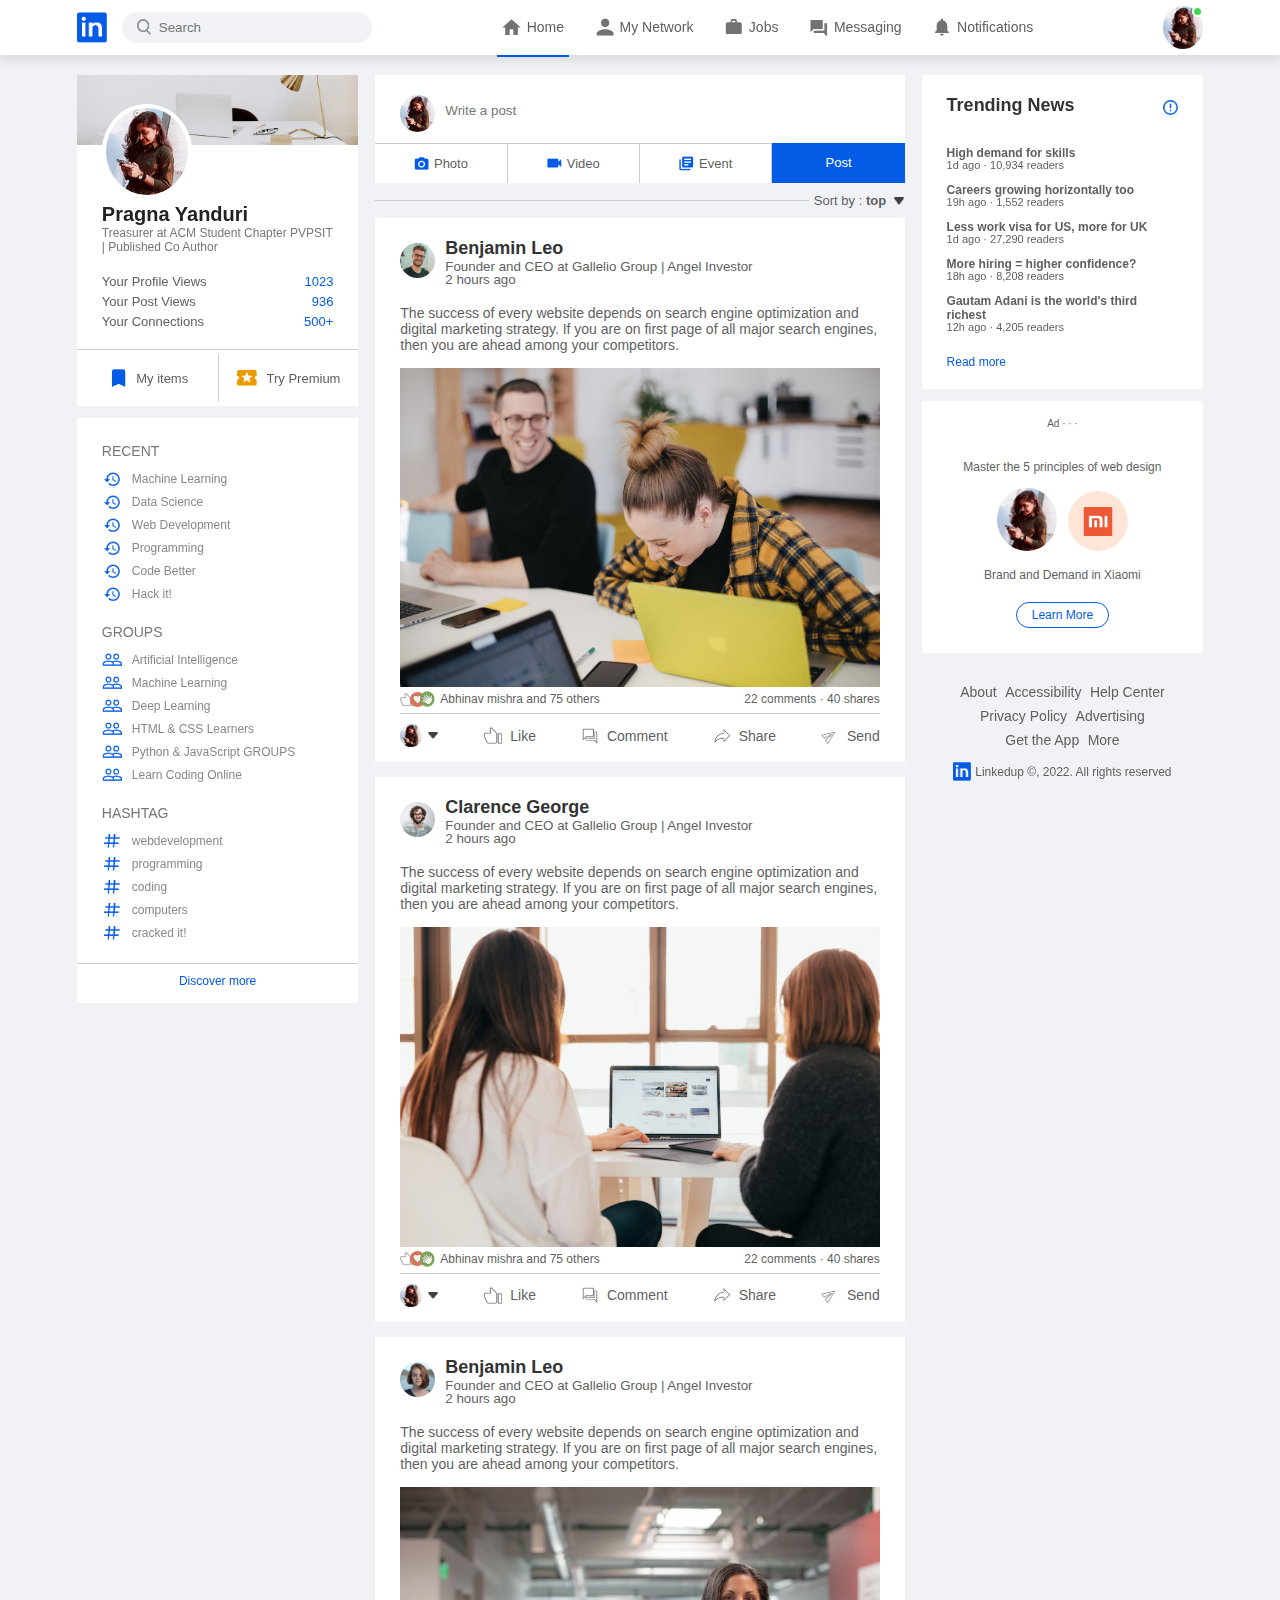
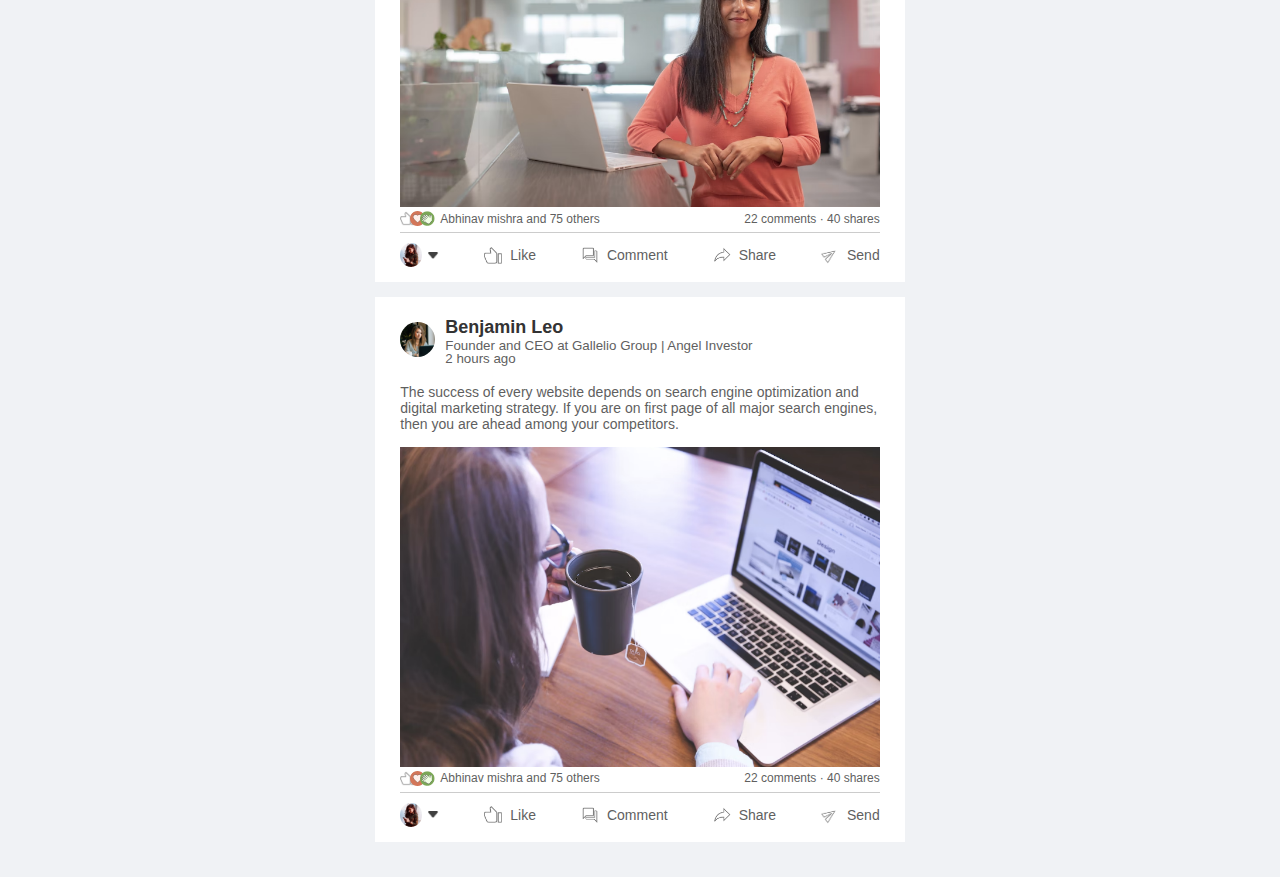
<file: index.html>
<!DOCTYPE html>
<html lang="en">
<head>
    <meta charset="UTF-8">
    <meta name="viewport" content="width=device-width, initial-scale=1.0">
    <title>LinkedIn Clone Portfolio Website</title>
    <link rel="stylesheet" href="style.css">
</head>
<body>

    <nav class="navbar">
        <div class = "navbar-left">
            <a href="index.html" class="logo"><img src="images/logo.png"></a>

            <div class="search-box">
                <img src="images/search.png">
                <input type="text" placeholder = "Search">
            </div>


        </div>
        <div class="navbar-center">
            <ul>
                <li><a href="#" class="active-link"><img src="images/home.png"> <span>Home</span></a></li>
                <li><a href="#"><img src="images/network.png"> <span>My Network</span></a></li>
                <li><a href="#"><img src="images/jobs.png"> <span>Jobs</span></a></li>
                <li><a href="#"><img src="images/message.png"> <span>Messaging</span></a></li>
                <li><a href="#"><img src="images/notification.png"> <span>Notifications</span></a></li>
            </ul>
        </div>

        <div class="navbar-right">
            <div class="online">
                <img src = "images/user-6.png" class="nav-profile-img" onclick="toggleMenu()">
            </div>
            
        </div>
<!-- ------------------------------profile-drop-down-menu------------------------ -->
<div class="profile-menu-wrap" id="profileMenu">
    <div class="profile-menu">
        <div class="user-info">
            <img src="images/user-6.png" >
            <div>
                <h3>Pragna Yanduri</h3>
                <a href="profile.html">See your profile</a>
            </div>
        </div>
        <hr>
        <a href="#" class="profile-menu-link">
            <img src="images/feedback.png" >
            <p>Give Feedback</p>
            <span>></span>
        </a>
        <a href="#" class="profile-menu-link">
            <img src="images/setting.png" >
            <p>Settings & Privacy</p>
            <span>></span>
        </a>
        <a href="#" class="profile-menu-link">
            <img src="images/help.png" >
            <p>Help & Support</p>
            <span>></span>
        </a>
        <a href="#" class="profile-menu-link">
            <img src="images/display.png" >
            <p>Display & Accessibility</p>
            <span>></span>
        </a>
        <a href="#" class="profile-menu-link">
            <img src="images/logout.png" >
            <p>Logout</p>
            <span>></span>
        </a>

    </div>

</div>
    </nav>

    <!-- --------- navbar close -------------*/ -->
    <div class="container">
        <!-- ----------------left-sidebar-------------- -->
        <div class="left-sidebar">
            <div class="sidebar-profile-box">
                <img src="images/cover.png" width="100%">
                <div class="sidebar-profile-info">
                    <img src="images/user-6.png">
                    <h1>Pragna Yanduri</h1>
                    <h3>Treasurer at ACM Student Chapter PVPSIT | Published Co Author</h3>
                    <ul>
                        <li>Your Profile Views <span>1023</span></li>
                        <li>Your Post Views <span>936</span></li>
                        <li>Your Connections <span>500+</span></li>
                    </ul>
                </div>
                <div class="sidebar-profile-link">
                    <a href="#"><img src="images/items.png">My items</a>
                    <a href="#"><img src="images/premium.png">Try Premium</a>

                </div>
            </div>
            <div class="sidebar-activity" id="sidebarActivity">
                <h3>RECENT</h3>
                <a href="#"><img src="images/recent.png" >Machine Learning</a>
                <a href="#"><img src="images/recent.png" >Data Science</a>
                <a href="#"><img src="images/recent.png" >Web Development</a>
                <a href="#"><img src="images/recent.png" >Programming</a>
                <a href="#"><img src="images/recent.png" >Code Better</a>
                <a href="#"><img src="images/recent.png" >Hack it!</a>
                <h3>GROUPS</h3>
                <a href="#"><img src="images/group.png" >Artificial Intelligence</a>
                <a href="#"><img src="images/group.png" >Machine Learning</a>
                <a href="#"><img src="images/group.png" >Deep Learning</a>
                <a href="#"><img src="images/group.png" >HTML & CSS Learners</a>
                <a href="#"><img src="images/group.png" >Python & JavaScript GROUPS</a>
                <a href="#"><img src="images/group.png" >Learn Coding Online</a>
                <h3>HASHTAG</h3>
                <a href="#"><img src="images/hashtag.png" >webdevelopment</a>
                <a href="#"><img src="images/hashtag.png" >programming</a>
                <a href="#"><img src="images/hashtag.png" >coding</a>
                <a href="#"><img src="images/hashtag.png" >computers</a>
                <a href="#"><img src="images/hashtag.png" >cracked it!</a>
                <div class="discover-more-link">
                    <a href="#">Discover more</a>
                </div>


            </div>
            <p id="showMoreLink" onclick="toggleActivity()">Show More
                <b>+</b>
            </p>
        </div>
        <!-- ----------------main-content-------------- -->
        <div class="main-content">
            <div class="create-post">
                <div class="create-post-input">
                    <img src="images/user-6.png">
                    <textarea  rows="2" placeholder="Write a post"></textarea>
                </div>
                <div class="create-post-links">
                    <li><img src="images/photo.png" >Photo</li>
                    <li><img src="images/video.png" >Video</li>
                    <li><img src="images/event.png" >Event</li>
                    <li>Post</li>
                </div>
            </div>
            <div class="sort-by">
                <hr>
                <p>Sort by : <span>top <img src="images/down-arrow.png" ></span></p>
            </div>

            <div class="post">
                <div class="post-author">
                    <img src="images/user-1.png" >
                    <div>
                        <h1>Benjamin Leo</h1>
                        <small>Founder and CEO at Gallelio Group | Angel Investor</small>
                        <small>2 hours ago</small>
                    </div>
                </div>
                <p>The success of every website depends on search engine optimization and 
                    digital marketing strategy. If you are on first page of all major search engines, 
                    then you are ahead among your competitors.</p>
                    <img src="images/post-image-1.png" width="100%" >

                    <div class="post-stats">
                        <div>
                            <img src="images/thumbsup.png" >
                            <img src="images/love.png" >
                            <img src="images/clap.png" >
                            <span class="liked-users">Abhinav mishra and 75 others</span>
                        </div>
                        <div>
                            <span>22 comments &middot; 40 shares</span>
                        </div>
                    </div>
                    <div class="post-activity">
                        <div>
                            <img src="images/user-6.png" class="post-activity-user-icon">
                            <img src="images/down-arrow.png" class="post-activity-arrow-icon">
                        </div>
                        <div class="post-activity-link">
                            <img src="images/like.png" >
                            <span>Like</span>
                        </div>
                        <div class="post-activity-link">
                            <img src="images/comment.png" >
                            <span>Comment</span>
                        </div>
                        <div class="post-activity-link">
                            <img src="images/share.png" >
                            <span>Share</span>
                        </div>
                        <div class="post-activity-link">
                            <img src="images/send.png" >
                            <span>Send</span>
                        </div>
                    </div>

            </div>

            <div class="post">
                <div class="post-author">
                    <img src="images/user-2.png" >
                    <div>
                        <h1>Clarence George</h1>
                        <small>Founder and CEO at Gallelio Group | Angel Investor</small>
                        <small>2 hours ago</small>
                    </div>
                </div>
                <p>The success of every website depends on search engine optimization and 
                    digital marketing strategy. If you are on first page of all major search engines, 
                    then you are ahead among your competitors.</p>
                    <img src="images/post-image-2.png" width="100%" >

                    <div class="post-stats">
                        <div>
                            <img src="images/thumbsup.png" >
                            <img src="images/love.png" >
                            <img src="images/clap.png" >
                            <span class="liked-users">Abhinav mishra and 75 others</span>
                        </div>
                        <div>
                            <span>22 comments &middot; 40 shares</span>
                        </div>
                    </div>
                    <div class="post-activity">
                        <div>
                            <img src="images/user-6.png" class="post-activity-user-icon">
                            <img src="images/down-arrow.png" class="post-activity-arrow-icon">
                        </div>
                        <div class="post-activity-link">
                            <img src="images/like.png" >
                            <span>Like</span>
                        </div>
                        <div class="post-activity-link">
                            <img src="images/comment.png" >
                            <span>Comment</span>
                        </div>
                        <div class="post-activity-link">
                            <img src="images/share.png" >
                            <span>Share</span>
                        </div>
                        <div class="post-activity-link">
                            <img src="images/send.png" >
                            <span>Send</span>
                        </div>
                    </div>

            </div>

            <div class="post">
                <div class="post-author">
                    <img src="images/user-3.png" >
                    <div>
                        <h1>Benjamin Leo</h1>
                        <small>Founder and CEO at Gallelio Group | Angel Investor</small>
                        <small>2 hours ago</small>
                    </div>
                </div>
                <p>The success of every website depends on search engine optimization and 
                    digital marketing strategy. If you are on first page of all major search engines, 
                    then you are ahead among your competitors.</p>
                    <img src="images/post-image-3.png" width="100%" >

                    <div class="post-stats">
                        <div>
                            <img src="images/thumbsup.png" >
                            <img src="images/love.png" >
                            <img src="images/clap.png" >
                            <span class="liked-users">Abhinav mishra and 75 others</span>
                        </div>
                        <div>
                            <span>22 comments &middot; 40 shares</span>
                        </div>
                    </div>
                    <div class="post-activity">
                        <div>
                            <img src="images/user-6.png" class="post-activity-user-icon">
                            <img src="images/down-arrow.png" class="post-activity-arrow-icon">
                        </div>
                        <div class="post-activity-link">
                            <img src="images/like.png" >
                            <span>Like</span>
                        </div>
                        <div class="post-activity-link">
                            <img src="images/comment.png" >
                            <span>Comment</span>
                        </div>
                        <div class="post-activity-link">
                            <img src="images/share.png" >
                            <span>Share</span>
                        </div>
                        <div class="post-activity-link">
                            <img src="images/send.png" >
                            <span>Send</span>
                        </div>
                    </div>

            </div>

            <div class="post">
                <div class="post-author">
                    <img src="images/user-4.png" >
                    <div>
                        <h1>Benjamin Leo</h1>
                        <small>Founder and CEO at Gallelio Group | Angel Investor</small>
                        <small>2 hours ago</small>
                    </div>
                </div>
                <p>The success of every website depends on search engine optimization and 
                    digital marketing strategy. If you are on first page of all major search engines, 
                    then you are ahead among your competitors.</p>
                    <img src="images/post-image-4.png" width="100%" >

                    <div class="post-stats">
                        <div>
                            <img src="images/thumbsup.png" >
                            <img src="images/love.png" >
                            <img src="images/clap.png" >
                            <span class="liked-users">Abhinav mishra and 75 others</span>
                        </div>
                        <div>
                            <span>22 comments &middot; 40 shares</span>
                        </div>
                    </div>
                    <div class="post-activity">
                        <div>
                            <img src="images/user-6.png" class="post-activity-user-icon">
                            <img src="images/down-arrow.png" class="post-activity-arrow-icon">
                        </div>
                        <div class="post-activity-link">
                            <img src="images/like.png" >
                            <span>Like</span>
                        </div>
                        <div class="post-activity-link">
                            <img src="images/comment.png" >
                            <span>Comment</span>
                        </div>
                        <div class="post-activity-link">
                            <img src="images/share.png" >
                            <span>Share</span>
                        </div>
                        <div class="post-activity-link">
                            <img src="images/send.png" >
                            <span>Send</span>
                        </div>
                    </div>

            </div>
            
            
            

            





        </div>

        <!-- ----------------right-sidebar-------------- -->
        <div class="right-sidebar">
            <div class="sidebar-news">
                <img src="images/more.png" class="info-icon" >
                <h3>Trending News</h3>
                <a href="#">High demand for skills</a>
                <span>1d ago &middot; 10,934 readers</span>

                <a href="#">Careers growing horizontally too</a>
                <span>19h ago &middot; 1,552 readers</span>

                <a href="#">Less work visa for US, more for UK</a>
                <span>1d ago &middot; 27,290 readers</span>

                <a href="#">More hiring = higher confidence?</a>
                <span>18h ago &middot; 8,208 readers</span>

                <a href="#">Gautam Adani is the world's third richest</a>
                <span>12h ago &middot; 4,205 readers</span>

                <a href="#" class="read-more-link">Read more</a>
            </div>

            <div class="sidebar-ad">
                <small>Ad &middot; &middot; &middot;</small>
                <p>Master the  5 principles of web design</p>
                <div>
                    <img src="images/user-6.png" >
                    <img src="images/mi-logo.png" alt="">
                </div>
                <b>Brand and Demand in Xiaomi</b>
                <a href="#" class="ad-link">Learn More</a>
            </div>
            
            <div class="sidebar-useful-links">
                <a href="#">About</a>
                <a href="#">Accessibility</a>
                <a href="#">Help Center</a>
                <a href="#">Privacy Policy</a>
                <a href="#">Advertising</a>
                <a href="#">Get the App</a>
                <a href="#">More</a>

                <div class="copyright-msg">
                    <img src="images/logo.png" >
                    <p>Linkedup &#169, 2022. All rights reserved</p>
                </div>
            </div>



        </div>
    </div>
    <script>
        let profileMenu = document.getElementById("profileMenu");

        function toggleMenu(){
            profileMenu.classList.toggle("open-menu");
        }
    </script>
    <script>
        let sideActivity = document.getElementById("sidebarActivity");
        let moreLink = document.getElementById("showMoreLink");

        function toggleActivity(){
            sideActivity.classList.toggle("open-activity");
            if(sideActivity.classList.contains("open-activity")){
                moreLink.innerHTML = "Show less <b>-</b>";
            }else{
                moreLink.innerHTML = "Show more<b>+</b>";
            }
        }
    </script>


</body>
</html>
</file>
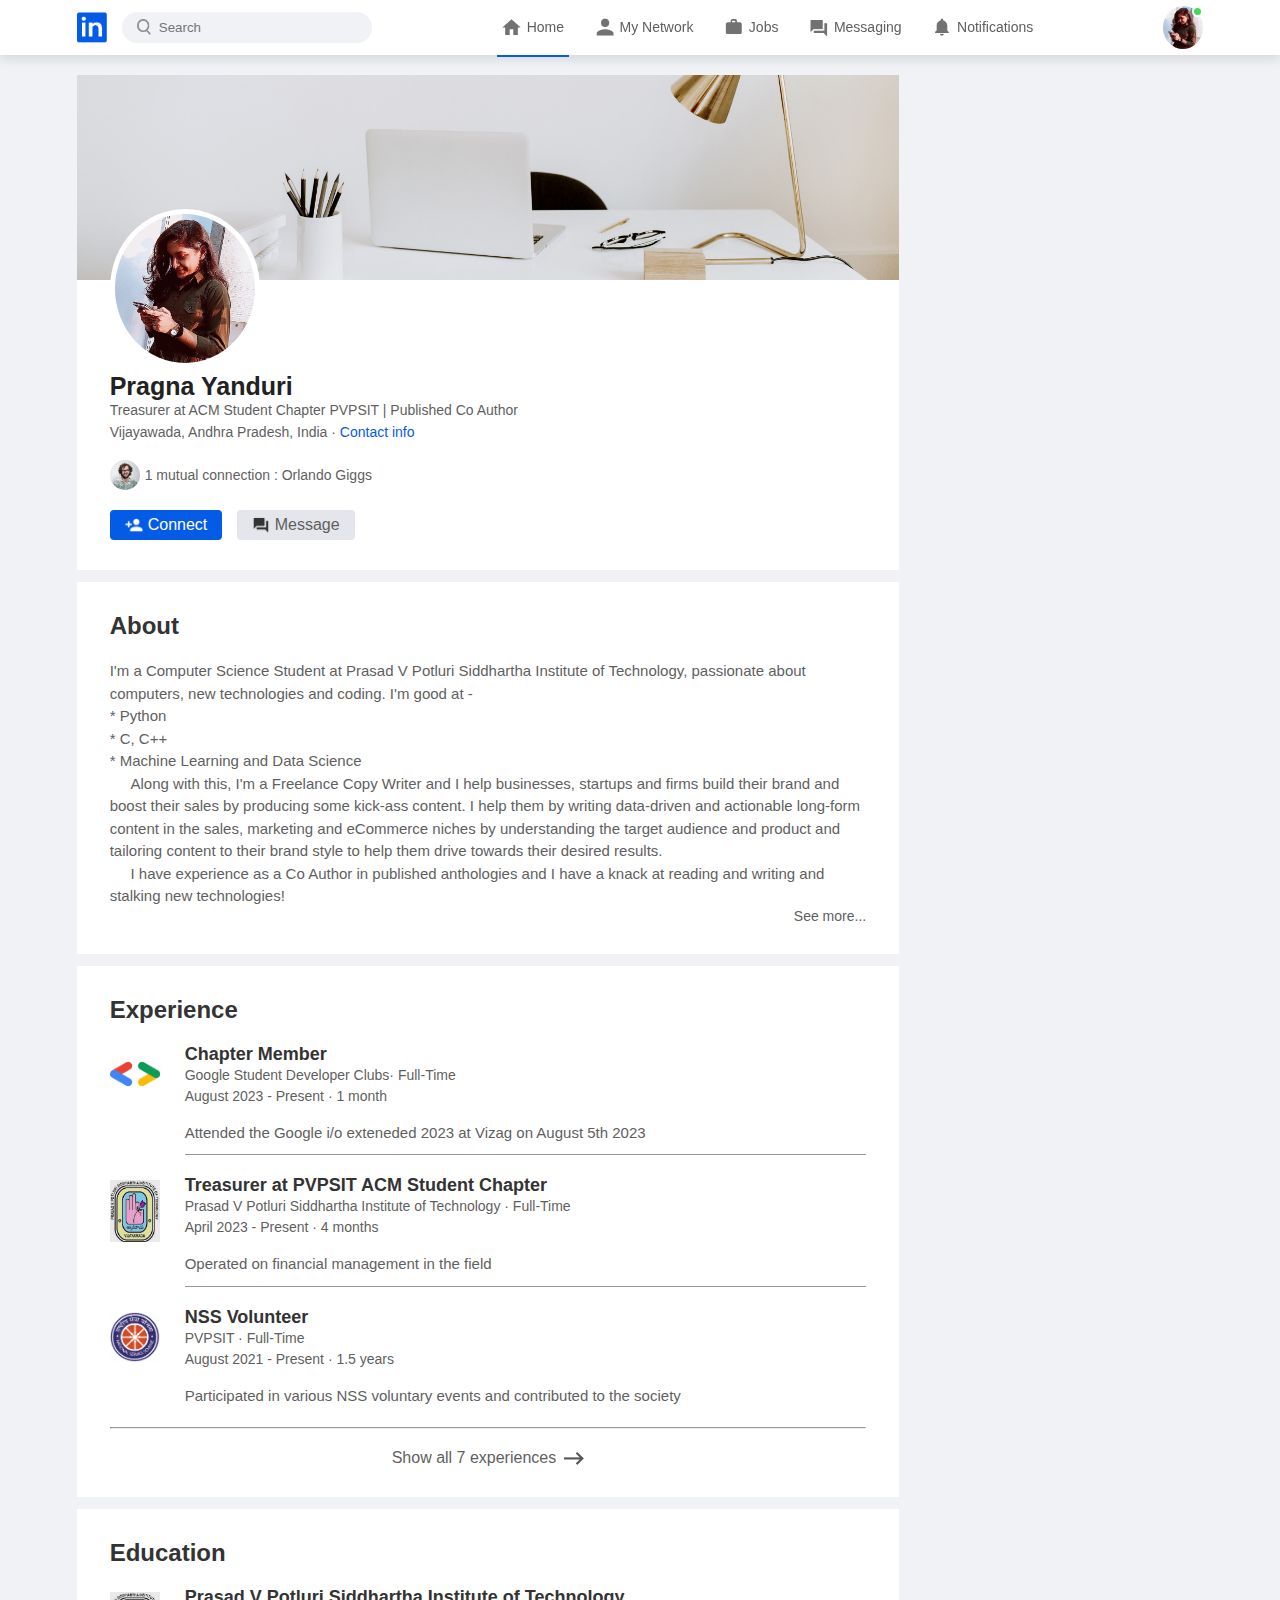
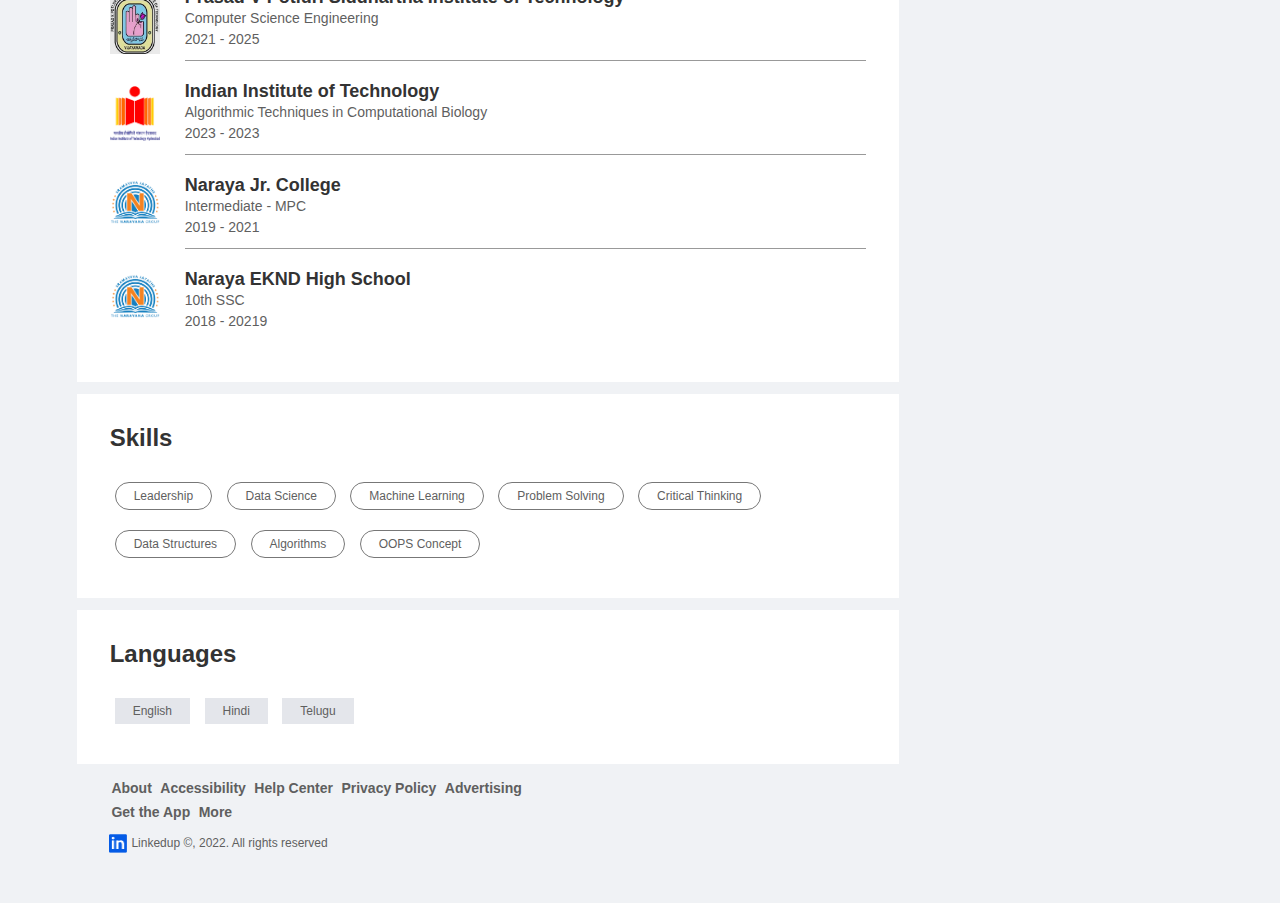
<file: profile.html>
<!DOCTYPE html>
<html lang="en">
<head>
    <meta charset="UTF-8">
    <!--<meta http-equiv="X-UA-Compatible" content="IE=edge"> -->
    <meta name="viewport" content="width=device-width, initial-scale=1.0">
    <title>LinkedIn Clone Portfolio Website</title>
    <link rel="stylesheet" href="style.css">
</head>
<body>

    <nav class="navbar">
        <div class = "navbar-left">
            <a href="index.html" class="logo"><img src="images/logo.png"></a>

            <div class="search-box">
                <img src="images/search.png">
                <input type="text" placeholder = "Search">
            </div>


        </div>
        <div class="navbar-center">
            <ul>
                <li><a href="#" class="active-link"><img src="images/home.png"> <span>Home</span></a></li>
                <li><a href="#"><img src="images/network.png"> <span>My Network</span></a></li>
                <li><a href="#"><img src="images/jobs.png"> <span>Jobs</span></a></li>
                <li><a href="#"><img src="images/message.png"> <span>Messaging</span></a></li>
                <li><a href="#"><img src="images/notification.png"> <span>Notifications</span></a></li>
            </ul>
        </div>

        <div class="navbar-right">
            <div class="online">
                <img src = "images/user-6.png" class="nav-profile-img" onclick="toggleMenu()">
            </div>
            
        </div>
<!-- ------------------------------profile-drop-down-menu------------------------ -->
<div class="profile-menu-wrap" id="profileMenu">
    <div class="profile-menu">
        <div class="user-info">
            <img src="images/user-6.png" >
            <div>
                <h3>Pragna Yanduri</h3>
                <a href="profile.html">See your profile</a>
            </div>
        </div>
        <hr>
        <a href="#" class="profile-menu-link">
            <img src="images/feedback.png" >
            <p>Give Feedback</p>
            <span>></span>
        </a>
        <a href="#" class="profile-menu-link">
            <img src="images/setting.png" >
            <p>Settings & Privacy</p>
            <span>></span>
        </a>
        <a href="#" class="profile-menu-link">
            <img src="images/help.png" >
            <p>Help & Support</p>
            <span>></span>
        </a>
        <a href="#" class="profile-menu-link">
            <img src="images/display.png" >
            <p>Display & Accessibility</p>
            <span>></span>
        </a>
        <a href="#" class="profile-menu-link">
            <img src="images/logout.png" >
            <p>Logout</p>
            <span>></span>
        </a>

    </div>

</div>
    </nav>

    <!-- --------- navbar close -------------*/ -->
 

    <div class="container">
        <div class="profile-main">
            <div class="profile-container">
                <img src="images/cover.png" width="100%">
                <div class="profile-container-inner">
                    <img src="images/user-6.png" class="profile-pic" >
                    <h1>Pragna Yanduri</h1>
                    <b>Treasurer at ACM Student Chapter PVPSIT | Published Co Author</b>
                    <p>Vijayawada, Andhra Pradesh, India &middot; <a href="#">Contact info</a></p>
                    <div class="mutual-connection">
                        <img src="images/user-2.png" >
                        <span>1 mutual connection : Orlando Giggs</span>
                    </div>
                    <div class="profile-btn">
                        <a href="#" class="primary-btn"><img src="images/connect.png" >Connect</a>
                        <a href="#"><img src="images/chat.png" >Message</a>
                    </div>
                </div>
            </div>

            <div class="profile-description">
                <h2>About</h2>
                <p >I'm a Computer Science Student at Prasad V Potluri Siddhartha Institute of Technology, passionate about computers, new technologies and coding. I'm good at - </p>
                <p> * Python</p>
                <p> * C, C++</p> 
                <p> * Machine Learning and Data Science</p> 
                <p>
                    
                    &nbsp; &nbsp; &nbsp;Along with this, I'm a Freelance Copy Writer and I help businesses, startups and firms build their brand and boost their sales by producing some kick-ass content. I help them by writing data-driven and actionable long-form content in the sales, marketing and eCommerce niches by understanding the target audience and product and tailoring content to their brand style to help them drive towards their desired results.</p>
                    
                   <p> &nbsp; &nbsp; &nbsp;I have experience as a Co Author in published anthologies and I have a knack at reading and writing and stalking new technologies!
                </p>
                <a href="#" class="see-more-link">See more...</a>
            </div>

            <div class="profile-description">
                <h2>Experience</h2>
                <div class="profile-desc-row">
                    <img src="images/google-clubs.png" >
                    <div>
                        <h3>Chapter Member</h3>
                        <b>Google Student Developer Clubs&middot; Full-Time</b>
                        <b>August 2023 - Present &middot; 1 month</b>
                        <p>Attended the Google i/o exteneded 2023 at Vizag on August 5th 2023
                        </p>
                        <hr>
                    </div>
                </div>
                <div class="profile-desc-row">
                    <img src="images/pvpsit-logo.jpg" >
                    <div>
                        <h3>Treasurer at PVPSIT ACM Student Chapter</h3>
                        <b>Prasad V Potluri Siddhartha Institute of Technology &middot; Full-Time</b>
                        <b>April 2023 - Present &middot; 4 months</b>
                        <p>Operated on financial management in the field
                        </p>
                        <hr>
                    </div>
                </div>
                
                <div class="profile-desc-row">
                    <img src="images/nss.png" >
                    <div>
                        <h3>NSS Volunteer</h3>
                        <b>PVPSIT &middot; Full-Time</b>
                        <b>August 2021 - Present &middot; 1.5 years</b>
                        <p>Participated in various NSS voluntary events and contributed to the society
                        </p>
                       
                    </div>
                </div>
                <hr>
                <a href="#" class="experience-link">Show all 7 experiences <img src="images/right-arrow.png" >
                </a>





            </div>
            <div class="profile-description">
                <h2>Education</h2>
                <div class="profile-desc-row">
                    <img src="images/pvpsit-logo.jpg" >
                    <div>
                        <h3>Prasad V Potluri Siddhartha Institute of Technology</h3>
                        <b>Computer Science Engineering</b>
                        <b>2021 - 2025</b>
                        <hr>
                    </div>
                </div>
                <div class="profile-desc-row">
                    <img src="images/iit-hyd2.png" >
                    <div>
                        <h3>Indian Institute of Technology</h3>
                        <b>Algorithmic Techniques in Computational Biology</b>
                        <b>2023 - 2023</b>
                        <hr>
                    </div>
                </div>
                <div class="profile-desc-row">
                    <img src="images/narayana.png" >
                    <div>
                        <h3>Naraya Jr. College</h3>
                        <b>Intermediate - MPC<b>
                        <b>2019 - 2021</b>
                        <hr>
                    </div>
                </div>
                <div class="profile-desc-row">
                    <img src="images/narayana.png" >
                    <div>
                        <h3>Naraya EKND High School</h3>
                        <b>10th SSC<b>
                        <b>2018 - 20219</b>
                        
                    </div>
                </div>
            </div>
            <div class="profile-description">
                <h2>Skills</h2>
                <a href="#" class="skills-btn">Leadership</a>
                <a href="#" class="skills-btn">Data Science</a>
                <a href="#" class="skills-btn">Machine Learning</a>
                <a href="#" class="skills-btn">Problem Solving</a>
                <a href="#" class="skills-btn">Critical Thinking</a>
                <a href="#" class="skills-btn">Data Structures</a>
                <a href="#" class="skills-btn">Algorithms</a>
                <a href="#" class="skills-btn">OOPS Concept</a>
            </div>
            <div class="profile-description">
                <h2>Languages</h2>
                <a href="#" class="language-btn">English</a>
                <a href="#" class="language-btn">Hindi</a>
                <a href="#" class="language-btn">Telugu</a>
                
            </div>


        </div>
<!-- --------------profile-sidebar------------- -->
        

        <div class="profile-footer">
            <div class="sidebar-useful-links">
                <a href="#">About</a>
                <a href="#">Accessibility</a>
                <a href="#">Help Center</a>
                <a href="#">Privacy Policy</a>
                <a href="#">Advertising</a>
                <a href="#">Get the App</a>
                <a href="#">More</a>

                <div class="copyright-msg">
                    <img src="images/logo.png" >
                    <p>Linkedup &#169, 2022. All rights reserved</p>
                </div>
            </div>
        </div>
   
    <script>
        let profileMenu = document.getElementById("profileMenu");

        function toggleMenu(){
            profileMenu.classList.toggle("open-menu");
        }
    </script>


</body>
</html>
</file>
<file: style.css>
*{
    margin: 0;
    padding: 0;
    font-family: "Poppins",sans-serif;
    box-sizing: border-box;


}
body{
    background: #f0f2f5;
    color: #5f5f5f;
}
a{
    text-decoration: none;
    color: #5f5f5f;

}
.navbar{
    display: flex;
    align-items: center;
    justify-content: space-between;
    background: #fff;
    padding: 6px 6%;
    position: sticky;
    top: 0;
    z-index:100;
    box-shadow: 0 5px 10px rgba(0,0,0,0.1);
}
.logo img{
    width: 30px;
    margin-right: 15px;
    display: block;
}
.navbar-center ul li{
    display: inline-block;
    list-style: none;

}
.navbar-center ul li a{
    display: flex;
    align-items: center;
    font-size: 14px;
    margin: 5px 8px;
    padding-right: 5px;
    position: relative;
}
.navbar-center ul li a img{
    width: 30px;
}
.navbar-center ul li a::after{
    content: '';
    width: 0;
    height: 2px;
    background: #045be6;
    position: absolute;
    bottom: -15px;
    transition: width 0.3s;
}
.navbar-center ul li a:hover::after,
.navbar-center ul li a.active-link::after
{
    width: 100%;

}









.nav-profile-img{
    width: 40px;
    border-radius: 50%;
    display: block;
    cursor: pointer;
    position: relative;
}
.online{
    position: relative;
}
.online::after{
    content: '';
    width: 7px;
    height: 7px;
    border: 2px solid #fff;
    border-radius: 50%;
    right: 0px;
    top: 0px;
    background: #41db51;
    position: absolute;
}
.search-box{
    background: #f0f2f5;
    width: 250px;
    border-radius: 20px;
    display: flex;
    align-items: center;
    padding: 0 15px;
}
.navbar-left{
    display: flex;
    align-items: center;
}
.search-box img{
    width: 14px;

}
.search-box input{
    width: 100%;
    background: transparent;
    padding: 8px;
    outline: none;
    border: 0;
}
/*--------- navbar end -------------*/

.container{
    padding: 20px 6%;
    display: flex;
    flex-wrap: wrap;
    justify-content: space-between;
}

/* ------------------left-sidebar----------- */
.left-sidebar{
    flex-basis: 25%;
    align-self: flex-start;
    position: sticky;
    top: 73px;
}
.sidebar-profile-box{
    background: #fff;
}
.sidebar-profile-info{
    padding:0 25px;

}
.sidebar-profile-info img{
    width: 90px;
    border-radius: 50%;
    background: #fff;
    padding: 4px;
    margin-top: -45px;
}
.sidebar-profile-info h1{
    font-size: 20px;
    font-weight: 550;
    color: #222;

}
.sidebar-profile-info h3{
    font-size: 12px;
    font-weight: 500;
    color: #777;
}
.sidebar-profile-info ul{
    list-style: none;
    margin: 20px 0;

}
.sidebar-profile-info ul li{
    width: 100%;
    margin: 5px 0;
    font-size: 13px;
}
.sidebar-profile-info ul li span{
    float: right;
    color: #045be6;
}
.sidebar-profile-link{
    
    display: flex;
    align-items: center;
    border-top: 1px solid #ccc;
}
.sidebar-profile-link a{
    flex-basis: 50%;
    display: flex;;
    align-items: center;
    justify-content: center;
    padding: 15px 0;
    font-size: 13px;
    border-left: 1px solid #ccc;
}
.sidebar-profile-link a:first-child{
    border-left: 0;
}
.sidebar-profile-link a img{
    width: 20px;
    margin-right: 10px;
}
.sidebar-activity{
    background:#fff ;
    padding: 5px 25px;
    margin: 12px 0;
}
.sidebar-activity h3{
    color: #777;
    font-size: 14px;
    font-weight: 500;
    margin:20px 0 10px ;
}
.sidebar-activity a{
    display: flex;
    align-items: center;
    font-size: 12px;
    font-weight: 500;
    color: #888;
    margin: 3px 0;
}
.sidebar-activity a img{
    width: 20px;
    margin-right: 10px;
}
.discover-more-link{
    border-top:1px solid #ccc;
    text-align: center;
    margin-top: 20px;
    margin-left: -25px;
    margin-right: -25px;
}
.discover-more-link a{
    color: #045be6;
    display: inline-block;
    margin:10px 0 ;
}





/* ------------------right-sidebar----------- */
.right-sidebar{
    flex-basis: 25%;
    align-self: flex-start;
    position: sticky;
    top:73px;
}
.sidebar-news{
    background: #fff;
    padding: 10px 25px;
}
.info-icon{
    width: 15px;
    float: right;
    margin-top: 15px ;
}
.sidebar-news h3{
    font-size: 18px;
    font-weight: 600;
    color: #333;
    margin: 10px 0 30px;
}
.sidebar-news a{
    display: block;
    font-size:12px;
    font-weight: 600;
    margin-top: 10px;
    margin-bottom:-5px ;
}
.sidebar-news span{
    font-size: 11px;
}
.sidebar-news .read-more-link{
    color: #045be6;
    font-weight: 500;
    margin: 20px 0 10px;
}
.sidebar-ad{
    background: #fff;
    padding: 15px 25px;
    text-align: center;
    margin: 12px 0;
    font-size: 12px;
    position: sticky;
    top: 73px;
}
.sidebar-ad img{
    width: 60px;
    border-radius: 50%;
    margin: 4px;

}
.sidebar small{
    float: right;
    font-weight: 500;

}
.sidebar-ad p{
    margin-top: 30px;
    margin-bottom: 10px;
}
.sidebar-ad b{
    display: block;
    font-weight: 500;
    margin-top: 10px;
}
.ad-link{
    display: inline-block;
    border: 1px solid #045be6;
    border-radius: 30px;
    padding: 5px 15px;
    color: #045be6;
    font-weight: 500;
    margin: 20px auto 10px;
}
.sidebar-useful-links{
    padding: 15px 25px;
    text-align: center;
}
.sidebar-useful-links a{
    display: inline-block;
    font-size: 14px;
    margin: 4px 2px;;
}
.copyright-msg{
    display: flex;
    align-items: center;
    justify-content: center;
    font-size: 12px;
    margin-top: 10px;
    font-weight: 500;
}
.copyright-msg img{
    width: 18px;
    margin-right: 4px;;
}


/* ------------------main-content----------- */
.main-content{
    flex-basis: 47%;

}
.create-post{
    background: #fff;

}
.create-post-input{
    padding: 20px 25px 10px;
    display: flex;
    align-items: flex-start;
}
.create-post-input img{
    width: 35px;
    border-radius:50%;
    margin-right: 10px;
}
.create-post-input textarea{
    width: 100%;
    border:  0;
    outline: 0;
    resize: none;
    background: transparent;
    margin-top:8px;
}
::placeholder{
    font-weight: 500;
}
.create-post-links{
    display: flex;
    align-items: flex-start;
}
.create-post-links li{
    list-style: none;
    border-top: 1px solid #ccc;
    border-right: 1px solid #ccc;
    flex-basis: 25%;
    height: 40px;
    font-size: 13px;
    display: flex;
    align-items: center;
    justify-content: center;
    cursor: pointer;
}
.create-post-links li img{
    width: 15px;
    margin-right: 5px;
}
.create-post-links li:last-child{
    background: #045be6;
    color: #fff;
    border-top: 0;
    border-right: 0;
}
.sort-by{
    display: flex;
    align-items: center;
    margin: 10px 0;
}
.sort-by hr{
    flex: 1;
    border: 0;
    height: 1px;
    background: #ccc;
}
.sort-by p{
    font-size: 13px;
    padding-left: 5px;

}
.sort-by p span{
    font-weight: 600;
    cursor:pointer ;
}
.sort-by p span img{
    width: 12px;
    margin-left: 3px;
}
.post{
    background: #fff;
    padding: 20px 25px 5px ;
    margin: 5px 0 15px;
    
}
.post-author{
    display: flex;
    align-items: flex-start;
    margin-bottom: 20px;
}
.post-author img{
    width: 35px;
    border-radius: 50%;
    margin-right: 10px;
    margin-top: 5px;
}
.post-author h1{
    font-size: 18px;
    font-weight: 600;
    color: #333;
}
.post-author small{
    display: block;
    margin-bottom: -2px;
}
.post p{
    font-size: 14px;
    margin-bottom: 15px;
}
.post-stats{
    display: flex;
    flex-wrap: wrap;
    align-items: center;
    justify-content: space-between;
    font-size: 12px;
    border-bottom: 1px solid #ccc;
    padding-bottom:6px ;

}
.post-stats div{
    display: flex;
    align-items: center;

}
.post-stats img{
    width: 15px;
    margin-right: -5px;
}
.liked-users{
    margin-left: 10px;
}
.post-activity{
    display: flex;
    align-items: center;
    justify-content: space-between;
    padding: 10px 0;
    font-size: 14px;
    font-weight: 500;
}
.post-activity div{
    display: flex;
    align-items: center;
}
.post-activity-user-icon{
    width: 22px;
    border-radius: 50%;
}
.post-activity-arrow-icon{
    width: 12px;
    margin-left: 5px;
}
.post-activity-link img{
    width: 18px;
    margin-right: 8px;
}



/*------------------profile-drop-down-menu--------------------*/
.profile-menu-wrap{
    position: absolute;
    top: 100%;
    right: 5%;
    width: 320px;
    max-height: 0;
    overflow: hidden;
    transition: max-height 0.5s;

}
.profile-menu-wrap.open-menu{
    max-height:  400px;
}

.profile-menu{
    background: #222;
    color: #fff;
    padding: 20px;
    margin: 10px;
}
.user-info{
    display: flex;
    align-items: center;
}
.user-info img{
    width: 50px;
    border-radius: 50%;
    margin-right: 15px;
}
.user-info h3{
    font-weight: 500;
    margin-bottom:-7px ;

}
.user-info a{
    color: #c9dbf8;
    font-size: 13px;
}
.profile-menu hr{
    border: 0;
    height: 1px;
    width: 100%;
    background: #fff;
    margin: 15px 0 10px;
}
.profile-menu-link{
    display: flex;
    align-items: center;
    color: #fff;
    margin: 12px 0;
    font-size: 14px;
}
.profile-menu-link p{
    width: 100%;
}
.profile-menu-link img{
    width: 35px;
    border-radius: 50%;
    margin-right: 15px;
}

/*-------------------profile-page---------------*/
.profile-main{
    flex-basis: 73%;
    position:relative;
    

}
.profile-sidebar {
    
    flex-basis: 20%;
    align-self: flex-start;
    position: absolute;
    top:73px;
    right:0;
    
    float: right;
    padding: 15px;
    z-index: 999;
    
}



.profile-container{
    background: #fff;
}
.profile-container-inner{
    padding: 0 4% 10px;

}
.profile-pic{
    width: 150px;
    border-radius: 50%;
    margin-top: -75px;
    padding: 5px;
    background: #fff;
}
.profile-container h1{
    font-size: 25px;
font-weight: 600;
color: #222;
}
.profile-container b{
    font-weight: 500;
    font-size: 14px;
}
.profile-container p{
    font-size: 14px;
    margin-top: 5px;
}
.profile-container p a{
    color: #045be6;
}
.mutual-connection{
    display: flex;
    align-items: center;
    margin: 20px 0;
}
.mutual-connection img{
    width: 30px;
    border-radius: 50%;
    margin-right: 5px;
}
.mutual-connection span{
    font-size: 14px;
}
.profile-btn{
    margin: 20px 0;
}
.profile-btn a{
    display: inline-flex;
    align-items: center;
    background: #e4e6eb;
    padding: 6px 15px;
    border-radius: 4px;
    margin-right: 10px;
}
.profile-btn a img{
    width: 18px;
    margin-right: 5px;
}
.profile-btn .primary-btn{
    background: #045be6;
    color: #fff;
}
.profile-description{
    background: #fff;
    padding: 20px 4% 30px;
    margin: 12px 0;
}
.profile-description h2{
    color: #333;
    margin: 10px 0 20px;
    font-weight: 600;
}
.profile-description p{
    line-height: 1.5;
    font-size: 15px;
}
.see-more-link{
    display: block;
    text-align: right;
    font-size: 14px;
}
.profile-desc-row{
    display: flex;
    align-items: flex-start;
    margin: 20px 0;
}
.profile-desc-row img{
    width: 50px;
    margin-right: 25px;
    margin-top: 5px;
}
.profile-desc-row div{
    width: 100%;

}
.profile-desc-row h3{
    font-size: 18px;
    font-weight:600 ;
    color: #333;
}
.profile-desc-row b{
    line-height: 1.5;
    display: block;
    font-weight: 500;
    font-size: 14px;
}
.profile-desc-row p{
    margin-top: 15px;
}
.profile-desc-row hr{
    border: 0;
    border-bottom: 1px solid #999;
    margin-top: 10px;
}
.experience-link{
    display: flex;
    align-items: center;
    justify-content: center;
    padding-top: 20px;
    font-weight: 500;
}
.experience-link img{
    width: 20px;
    margin-left:8px ;
}
.skills-btn{
    display:inline-block;
    margin:10px 5px;
    padding:6px 18px;
    border:1px solid #777;
    border-radius:30px;
    font-size:12px;
    font-weight:500;
}
.language-btn{
    display: inline-block;
    margin: 10px 5px;
    padding: 6px 18px;
    background: #e4e6eb;
    font-size: 12px;
    font-weight: 500;
}

/* ------------------profile-right-sidebar----------------- */
.profile-footer{
    padding: 0 6% 30px;

}

.profile-footer .sidebar-useful-links{
    text-align: left;
    padding : 0;
}
.profile-footer .copyright-msg{
   justify-content: flex-start;
}
#showMoreLink{
    display: none;
}

/* ---------------------media query for small screen------------------ */
@media only screen and (max-width: 600px){
    .search-box{
        background: transparent;
        width: auto;
        padding: 0;
    }
    .search-box input{
        width: 0;
        padding: 0;
    }
    .navbar-center ul li a span{
        display: none;

    }
    .navbar-center ul li a{
        padding-right: 0;
        margin: 5px;
    }
    .nav-profile-img{
        width: 30px;;
    }
    .container{
        padding: 15px 3%;
       
    }
    .left-sidebar, .right-sidebar{
        flex-basis: 100%;
        position: relative;
        top :unset;

    }
    .main-content{
        flex-basis: 100%;
    }
    .post-stats div{
        margin 2px 0;
    }
    .post-activity-link span{
        display: none;

    }
    .post-activity-link img{
        margin-right: 0;
    }
    .profile-main, .profile-sidebar{
        flex-basis: 100%;
    }
    .profile-container{
        font-size: 10px;
    }
    .profile-pic{
        width: 100px;
        margin-top: -50px;
    }
    .profile-description{
        font-size: 12px;
    }
    #showMoreLink{
        display: block;
        width: fit-content;
        margin: 10px auto;
        font-size: 14px;
        cursor: pointer;
    }
    .sidebar-activity{
        display: none;
    }
    .sidebar-activity.open-activity{
        display: block;
    }
}
</file>
